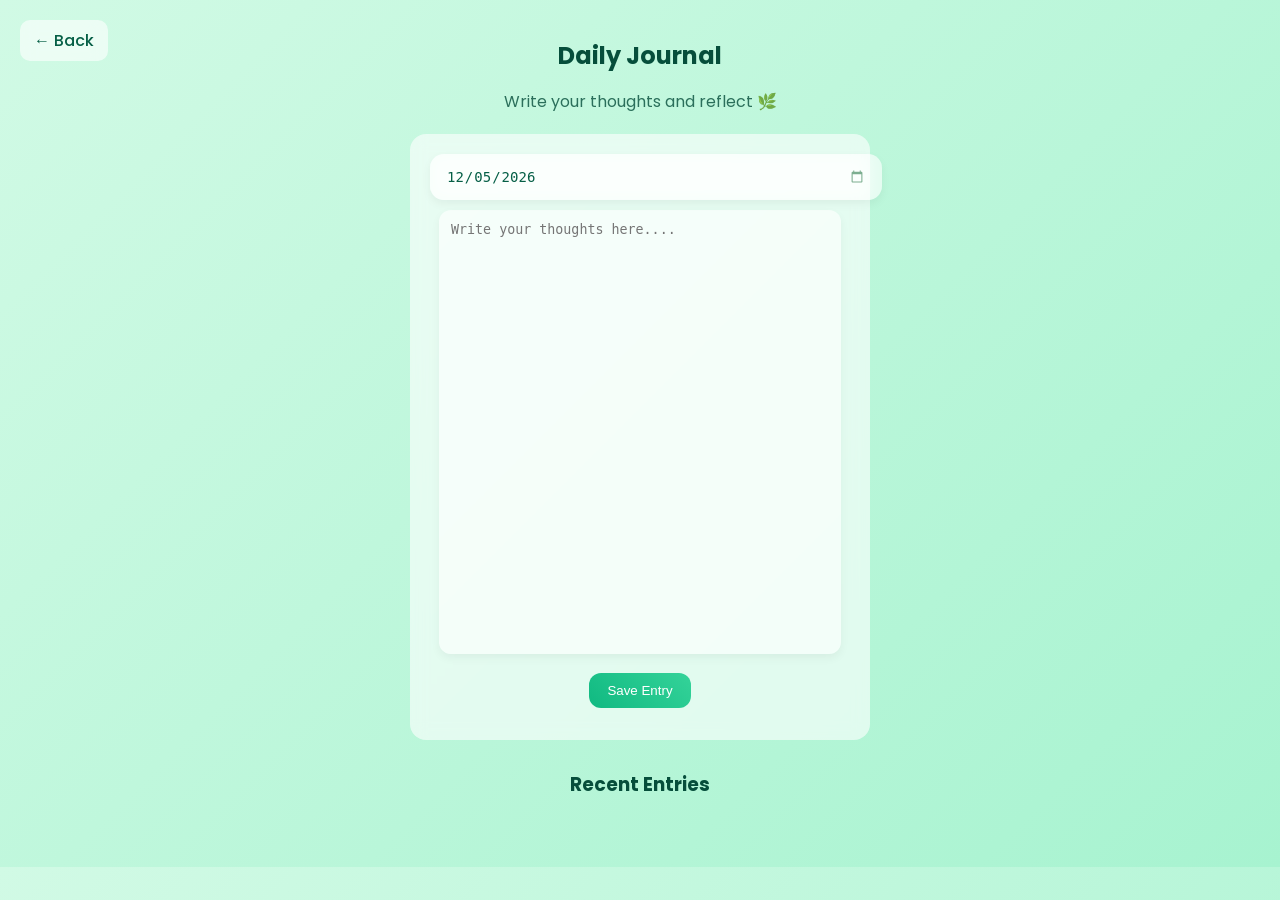
<file: journal.html>
<!doctype html>
<html lang="en">
  <head>
    <meta charset="UTF-8" />
    <title>Daily Journal</title>
    <link rel="stylesheet" href="style.css" />
  </head>
  <body>
    <a href="index.html" class="back-btn">← Back</a>

    <h2>Daily Journal</h2>
    <p class="subtitle">Write your thoughts and reflect 🌿</p>

    <div class="glass journal-box">
      <input type="date" id="journalDate" class="sleep-input" />

      <textarea
        id="journalText"
        placeholder="Write your thoughts here...."
      ></textarea>

      <button onclick="saveJournal()">Save Entry</button>
    </div>

    <h3>Recent Entries</h3>
    <div id="journalHistory" class="journal-history"></div>

    <script src="journal.js"></script>
    <script src="script.js"></script>
  </body>
</html>
</file>
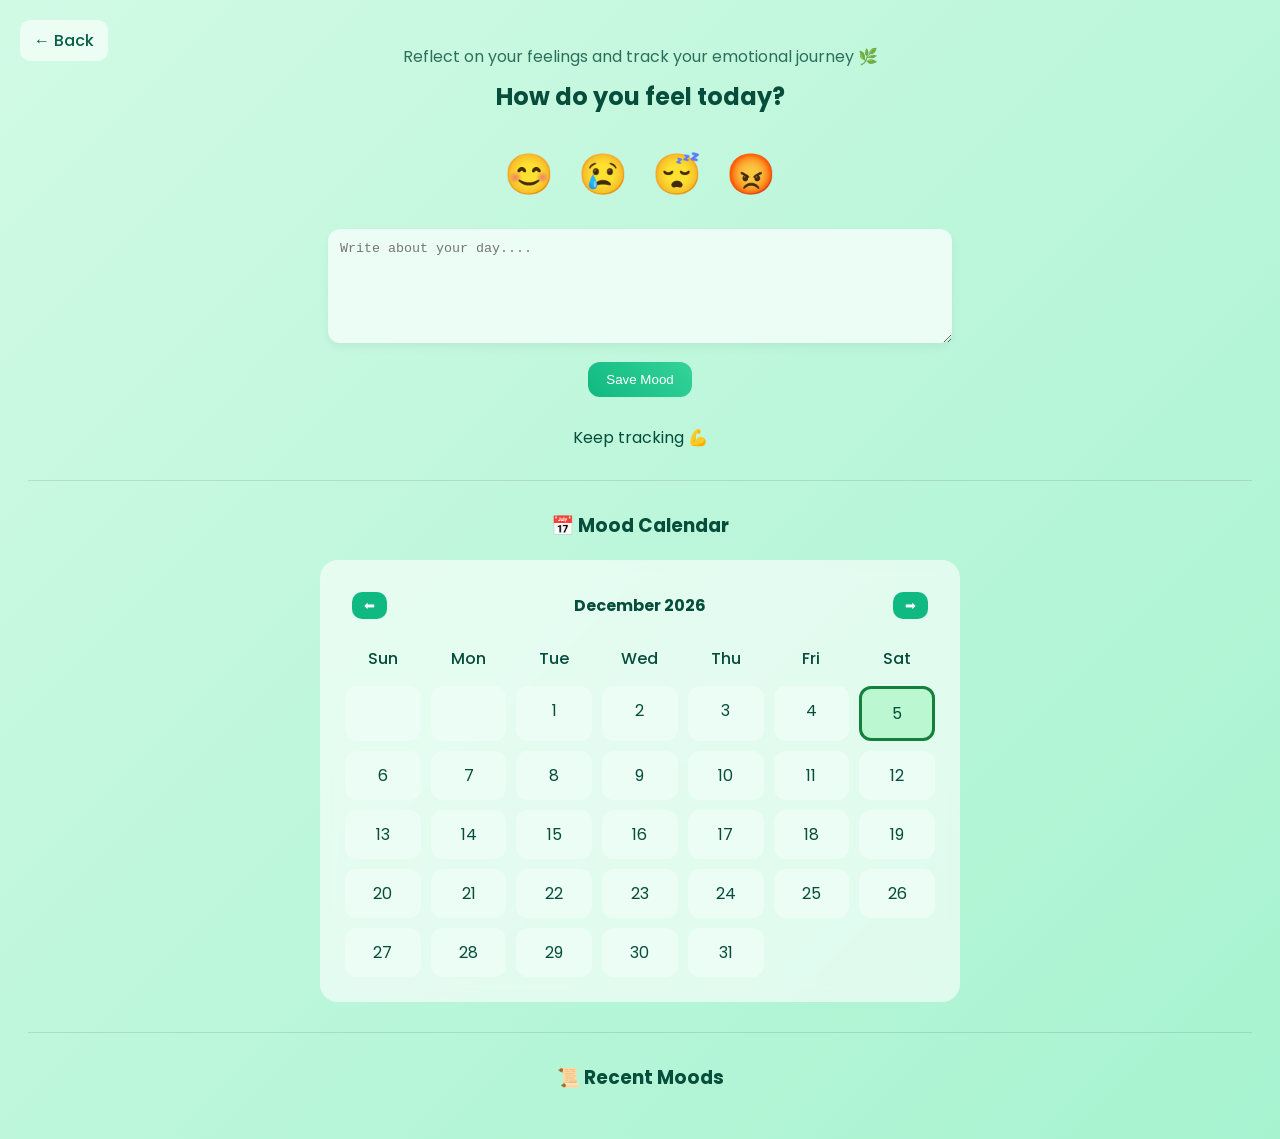
<file: mood.html>
<!doctype html>
<html lang="en">
  <head>
    <meta charset="UTF-8" />
    <title>Mood</title>
    <link rel="stylesheet" href="style.css" />
  </head>
  <body>
    <a href="index.html" class="back-btn">← Back</a>

    <p class="subtitle">
      Reflect on your feelings and track your emotional journey 🌿
    </p>

    <h2>How do you feel today?</h2>
    <h3 id="selectedDateText"></h3>
    <div class="emojis">
      <span onclick="selectMood('happy', this)">😊</span>
      <span onclick="selectMood('sad', this)">😢</span>
      <span onclick="selectMood('tired', this)">😴</span>
      <span onclick="selectMood('angry', this)">😡</span>
    </div>

    <textarea id="moodNote" placeholder="Write about your day...."></textarea>

    <br />

    <button onclick="saveMood()">Save Mood</button>

    <p id="todayMood"></p>
    <p id="moodMessage"></p>

    <hr />
    <h3>📅 Mood Calendar</h3>

    <div class="calendar">
      <div class="calendar-header">
        <button onclick="prevMonth()">⬅</button>
        <h4 id="monthYear"></h4>
        <button onclick="nextMonth()">➡</button>
      </div>

      <div class="calendar-days">
        <div>Sun</div>
        <div>Mon</div>
        <div>Tue</div>
        <div>Wed</div>
        <div>Thu</div>
        <div>Fri</div>
        <div>Sat</div>
      </div>

      <div id="calendarDates" class="calendar-dates"></div>
    </div>

    <hr />

    <h3>📜 Recent Moods</h3>
    <div id="moodHistory"></div>

    <div id="popup" class="popup">
      <div class="popup-content">
        <span class="close-btn" onclick="closePopup()">×</span>
        <h4 id="selected-date">Selected Day</h4>
        <p id="detailDate"></p>
        <p id="detailMood"></p>
        <div class="note-row">
          <p id="detailNote"></p>

          <img
            src="assets/edit.png"
            class="edit-icon"
            onclick="enableEditNote()"
          />
        </div>

        <textarea id="editNoteInput" style="display: none"></textarea>
        <button
          id="saveNoteBtn"
          style="display: none"
          onclick="saveEditedNote()"
        >
          Save
        </button>
      </div>
    </div>

    <script src="mood.js"></script>
    <script src="script.js"></script>

    <script>
      showTodayMood();
      loadMoodHistory();
      moodMessage();
      renderCalendar();
    </script>
  </body>
</html>
</file>
<file: style.css>
@import url("https://fonts.googleapis.com/css2?family=Poppins:wght@300;500;700&display=swap");
body {
  font-family: "Poppins", sans-serif;
  background: linear-gradient(135deg, #d1fae5, #a7f3d0);
  color: #064e3b;
  text-align: center;
  padding: 20px;
}
h1 {
  margin-bottom: 20px;
  font-weight: 700;
}

.streak {
  margin-bottom: 20px;
  font-size: 1.2rem;
  background: rgba(255, 255, 255, 0.6);
  padding: 12px;
  border-radius: 12px;
  backdrop-filter: blur(8px);
}

.container {
  display: flex;
  flex-wrap: wrap;
  justify-content: center;
  gap: 20px;
}
.card {
  width: 220px;
  padding: 25px;
  border-radius: 20px;
  text-decoration: none;
  color: #065f46;
  background: rgba(255, 255, 255, 0.5);
  backdrop-filter: blur(12px);
  border: 1px solid rgba(255, 255, 255, 0.6);
  transition: 0.3s;
}
.card:hover {
  transform: translateY(-8px) scale(1.05);
  background: rgba(255, 255, 255, 0.7);
}

input {
  padding: 10px;
  border-radius: 10px;
  border: none;
}

.back-btn {
  position: absolute;
  top: 20px;
  left: 20px;
  padding: 8px 14px;
  border-radius: 10px;
  background: rgba(255, 255, 255, 0.6);
  backdrop-filter: blur(8px);
  color: #065f46;
  text-decoration: none;
  font-weight: 500;
  transition: 0.2s;
}

.back-btn:hover {
  background: rgba(255, 255, 255, 0.9);
  transform: translateX(-3px);
}

#datePicker {
  padding: 10px;
  border-radius: 10px;
  border: none;
  background: #ecfdf5;
}
h3 {
  margin-top: 30px;
}

.subtitle {
  font-size: 1rem;
  margin-bottom: 10px;
  opacity: 0.8;
}
h2 {
  margin: 10px 0 15px;
}
.emojis {
  margin: 15px 0;
}
.emojis span {
  font-size: 2.5rem;
  margin: 10px;
  cursor: pointer;
  transition: 0.2s;
}
.emojis span.active {
  transform: scale(1.4);
  border-bottom: 3px solid #10b981;
}
.emojis span:hover {
  transform: scale(1.3);
}
textarea {
  width: 80%;
  max-width: 600px;
  height: 90px;
  border-radius: 12px;
  border: none;
  padding: 12px;
  margin-top: 10px;
  background: #ecfdf5;
  color: #065f46;
  box-shadow: 0 4px 10px rgba(0, 0, 0, 0.05);
}
button {
  padding: 10px 18px;
  border-radius: 12px;
  border: none;
  margin: 12px;
  cursor: pointer;
  font-weight: 500;
  background: linear-gradient(45deg, #10b981, #34d399);
  color: white;
  transition: 0.2s;
}
button:hover {
  transform: scale(1.05);
}
#todayMood,
#moodMessage {
  margin-top: 10px;
  font-size: 1rem;
}
hr {
  margin: 30px 0;
  border: none;
  height: 1px;
  background: rgba(0, 0, 0, 0.1);
}
.calendar {
  margin: 20px auto;
  max-width: 600px;
  padding: 20px;
  border-radius: 18px;
  background: rgba(255, 255, 255, 0.6);
  backdrop-filter: blur(10px);
}
.calendar-header {
  display: flex;
  justify-content: space-between;
  align-items: center;
}
.calendar-header h4 {
  margin: 0;
}
.calendar-header button {
  padding: 6px 12px;
  border-radius: 10px;
  background: #10b981;
}

.calendar-days {
  display: grid;
  grid-template-columns: repeat(7, 1fr);
  margin-top: 15px;
  font-weight: 500;
}

.calendar-dates {
  display: grid;
  grid-template-columns: repeat(7, 1fr);
  margin-top: 10px;
}

.calendar-dates div {
  padding: 12px;
  margin: 5px;
  border-radius: 12px;
  background: #ecfdf5;
  cursor: pointer;
  transition: all 0.2s ease;
}

.calendar-dates div:hover {
  transform: scale(1.08);
  background: #c3f2d3;
}
.happy {
  background: #93ffb9 !important;
}
.sad {
  background: #bfdbfe !important;
}
.tired {
  background: #ddd6fe !important;
}
.angry {
  background: #fecaca !important;
}
.selected-date {
  border: 3px solid #16a34a;
}
.today-date {
  border: 2px dashed #22c55e;
  background: #dcfce7;
}

.selected-date.today-date {
  border: 3px solid #15803d;
  background: #bbf7d0;
}
#moodHistory p {
  background: rgba(255, 255, 255, 0.5);
  padding: 8px;
  border-radius: 10px;
  margin: 6px auto;
  width: fit-content;
}
.popup {
  position: fixed;
  top: 0;
  left: 0;
  width: 100%;
  height: 100%;
  background: rgba(0, 0, 0, 0.4);
  display: none;
  justify-content: center;
  align-items: center;
}

.popup-content {
  background: #d1fae5;
  padding: 20px 30px;
  border-radius: 12px;
  text-align: center;
  width: 300px;
  animation: fadeIn 0.3s ease;
}
.close-btn {
  float: right;
  cursor: pointer;
  font-size: 20px;
}

@keyframes fadeIn {
  from {
    transform: scale(0.8);
    opacity: 0;
  }
  to {
    transform: scale(1);
    opacity: 1;
  }
}
.chart-box {
  width: 850px;
  height: 380px;
  margin: 20px auto;
}
.insights-container {
  position: relative;
  max-width: 500px;
  margin: 20px auto;
}

.trend-box {
  background: rgba(34, 197, 94, 0.15);
  border: 1px solid rgba(34, 197, 94, 0.15);
  padding: 15px;
  border-radius: 12px;
  text-align: center;
  font-weight: 600;
  margin-bottom: 15px;
}
.insights-row {
  display: flex;
  gap: 10px;
}
.insights-card {
  flex: 1;
  background: rgba(255, 255, 255, 0.6);
  padding: 15px;
  border-radius: 12px;
  text-align: center;
  backdrop-filter: blur(8px);
  font-weight: 600;
  transition: 0.2s;
}
.insights-card:hover {
  transform: translateY(-4px);
}

.streak-global {
  position: fixed;
  top: 20px;
  right: 20px;
  background: linear-gradient(135deg, #16a34a, #22c55e);
  color: white;
  padding: 14px 20px;
  border-radius: 25px;
  font-size: 18px;
  box-shadow: 0 8px 25px rgba(0, 0, 0, 0.25);
  font-weight: 600;
  z-index: 1000;
}
#moodScore {
  color: #15803d;
  font-size: 16px;
}
#mostMood {
  color: #166534;
  font-size: 16px;
}
.habit-container {
  max-width: 500px;
  margin: 20px auto;
}

.add-habit {
  display: flex;
  gap: 10px;
  margin-bottom: 15px;
}

.add-habit input {
  flex: 1;
  padding: 10px;
  border-radius: 10px;
  border: none;
}

.add-habit button {
  background: #22c55e;
  border: none;
  padding: 10px 15px;
  border-radius: 10px;
  color: white;
  cursor: pointer;
}

.habit-card {
  display: flex;
  align-items: center;
  gap: 12px;
  background: rgba(255, 255, 255, 0.6);
  padding: 12px;
  margin-bottom: 10px;
  border-radius: 12px;
  backdrop-filter: blur(6px);
}

.habit-card button {
  background: none;
  border: none;
  cursor: pointer;
  font-size: 16px;
}
.done-habit {
  text-decoration: line-through;
  color: #6b7280;
  opacity: 0.7;
}
.habit-checkbox {
  width: 18px;
  height: 18px;
  cursor: pointer;
  accent-color: #22c55e;
}
.habit-card span {
  flex: 1;
}
.progress-bar {
  width: 100%;
  height: 10px;
  background: #e5e7eb;
  border-radius: 10px;
  margin: 10px 0;
}
#progressFill {
  height: 100%;
  background: #22c55e;
  border-radius: 10px;
  width: 0%;
  transition: 0.3s;
}

small {
  font-size: 12px;
  color: #6b7280;
}
#smartMessage {
  color: #16a34a;
  font-weight: 500;
}
select {
  padding: 10px;
  border-radius: 10px;
  border: none;
}
.chart-row {
  display: flex;
  align-items: center;
  justify-content: center;
  gap: 40px;
  margin-top: 30px;
}
#habitDonut {
  width: 400px !important;
  height: 400px !important;
}
.custom-legend {
  display: flex;
  flex-direction: column;
  gap: 12px;
  font-size: 14px;
  color: #064e3b;
  margin-top: 10px;
}
.legend-item {
  display: flex;
  align-items: center;
  gap: 10px;
  font-size: 15px;
  color: #064e3b;
  justify-content: space-between;
  width: 140px;
}
.legend-color {
  width: 14px;
  height: 14px;
  border-radius: 4px;
}
.best-streak {
  position: absolute;
  top: 20px;
  right: 20px;
  background: rgba(34, 197, 94, 0.15);
  padding: 10px 15px;
  border-radius: 12px;
  backdrop-filter: blur(6px);
  font-weight: 500;
}
.glass {
  background: rgba(255, 255, 255, 0.6);
  backdrop-filter: blur(8px);
  border-radius: 16px;
  padding: 20px;
  margin: 20px auto;
  max-width: 420px;
}
.sleep-container button {
  background: #22c55e;
  border: none;
  padding: 10px;
  border-radius: 10px;
  color: white;
  cursor: pointer;
  margin-top: 10px;
}
.sleep-input {
  width: 100%;
  padding: 14px 16px;
  border-radius: 14px;
  border: none;
  outline: none;
  background: rgba(255, 255, 255, 0.6);
  backdrop-filter: blur(8px);
  font-size: 14px;
  color: #065f46;
  box-shadow: 0 4px 10px rgba(0, 0, 0, 0.05);
  transition: all 0.2s ease;
}

.sleep-input:focus {
  box-shadow: 0 0 0 2px #22c55e;
  background: rgba(255, 255, 255, 0.8);
}

.sleep-input::-webkit-calendar-picker-indicator {
  opacity: 0.6;
  cursor: pointer;
  filter: invert(35%) sepia(60%) saturate(400%) hue-rotate(90deg);
}

.input-group {
  margin-bottom: 10px;
}
.sleep-history {
  max-width: 420px;
  margin: 10px auto;
}

.history-card {
  background: rgba(255, 255, 255, 0.5);
  padding: 10px;
  margin-top: 8px;
  border-radius: 10px;
}
.goal-box {
  margin: 15px 0;
  text-align: center;
}
.goal-box input {
  padding: 8px;
  border-radius: 10px;
  border: none;
  margin-right: 5px;
}
.goal-progress {
  width: 100%;
  height: 10px;
  background: rgba(209, 206, 206, 0.349);
  border-radius: 10px;
  overflow: hidden;
  margin: 10px 0;
}

#goalBar {
  height: 100%;
  width: 0%;
  background: #22c55e;
  transition: width 0.2s ease;
}

.footer {
  text-align: center;
  margin-top: 10px;
  padding: 15px;
  font-size: 14px;
  color: #066046;
  opacity: 0.8;
}
.dashboard {
  display: flex;
  gap: 15px;
  justify-content: center;
  margin: 20px;
  flex-wrap: wrap;
}

.dash-card {
  background: rgba(255, 255, 255, 0.6);
  backdrop-filter: blur(8px);
  padding: 15px;
  margin-top: 50px;
  border-radius: 14px;
  width: 120px;
  text-align: center;
  box-shadow: 0 4px 10px rgba(0, 0, 0, 0.05);
}
.chart-title {
  text-align: center;
  margin-bottom: 10px;
  color: #065f46;
  font-weight: 600;
}
.theme-btn {
  position: fixed;
  top: 15px;
  left: 15px;
  background: transparent !important;
  border: none !important;
  outline: none !important;
  box-shadow: none !important;
  padding: 0 !important;
  margin: 0 !important;
  appearance: none;
  -webkit-appearance: none;
  cursor: pointer;
  position: absolute;
}
.theme-btn img {
  width: 55px;
  height: 55px;
  display: block;
  background: transparent !important;
  border-radius: 0 !important;
  box-shadow: none !important;
}
.warning {
  text-align: center;
  color: #b91c1c;
  margin-top: 10px;
}

body.dark {
  background: linear-gradient(135deg, #1a1e29, #2e2a3b, #4b3b59);
  color: #ede6d8;
}

body.dark h1,
body.dark h2,
body.dark h3,
body.dark h4 {
  color: #ede6d8;
}

body.dark p,
body.dark span,
body.dark small,
body.dark label {
  color: #c2b180;
}

body.dark .card,
body.dark .habit-card,
body.dark .calendar,
body.dark .glass,
body.dark .dash-card,
body.dark .insights-card,
body.dark .history-card {
  background: rgba(46, 42, 59, 0.65);
  color: #ede6d8;
  border: 1px solid rgba(194, 177, 128, 0.15);
}
body.dark .popup-content {
  background: #4b3b59 !important;
  color: #ede6d8 !important;
  border: 1px solid #4b3b59;
  backdrop-filter: none !important;
}
body.dark .card:hover {
  background: rgba(75, 59, 89, 0.7);
}

body.dark input,
body.dark select,
body.dark .sleep-input {
  background: rgba(26, 30, 41, 0.6);
  color: #ede6d8;
  border: 1px solid rgba(194, 177, 128, 0.2);
}
body.dark textarea {
  background: rgba(26, 30, 41, 0.8) !important;
  color: #ede6d8 !important;
  border: 1px solid rgba(194, 177, 128, 0.2);
}
body.dark button {
  background: #7a6c8c;
  color: #ede6d8;
}

body.dark button:hover {
  background: #4b3b59;
}

body.dark .back-btn {
  background: rgba(46, 42, 59, 0.6);
  color: #ede6d8;
}

body.dark hr {
  background: rgba(194, 177, 128, 0.2);
}

body.dark .streak,
body.dark .best-streak {
  background: rgba(46, 42, 59, 0.6);
  color: #ede6d8;
}

body.dark .streak-global {
  background: linear-gradient(135deg, #7a6c8c, #4b3b59);
  color: #ede6d8;
}

body.dark .progress-bar {
  background: rgba(194, 177, 128, 0.15);
}

body.dark #progressFill {
  background: #a89fb5;
}

body.dark .footer {
  color: #c2b180;
  opacity: 0.8;
}

body.dark canvas {
  filter: brightness(0.9);
}

body.dark .done-habit {
  color: #c2b180;
  opacity: 0.8;
  text-decoration: line-through;
}

body.dark .habit-checkbox {
  width: 18px;
  height: 18px;
  accent-color: #a89fb5;
  cursor: pointer;
}

body.dark .calendar-dates div {
  background: rgba(26, 30, 41, 0.7);
  color: #ede6d8;
  border: 1px solid rgba(194, 177, 128, 0.18);
  position: relative;
}

body.dark .calendar-dates div:hover {
  background: rgba(122, 108, 140, 0.75);
  transform: scale(1.03);
  transition: 0.2s;
}

body.dark .happy {
  background: rgba(168, 159, 181, 0.55) !important;
  color: #ede6d8;
  border: 1px solid rgba(237, 230, 216, 0.2);
}

body.dark .sad {
  background: rgba(122, 108, 140, 0.55) !important;
  color: #ede6d8;
}

body.dark .tired {
  background: rgba(75, 59, 89, 0.55) !important;
  color: #ede6d8;
}

body.dark .angry {
  background: rgba(46, 42, 59, 0.7) !important;
  color: #ede6d8;
}

body.dark .selected-date {
  border: 2px solid #ede6d8;
  background: rgba(122, 108, 140, 0.5);
}

body.dark .today-date {
  border: 1px dashed #c2b180;
  background: rgba(75, 59, 89, 0.5);
}

body.dark .custom-legend,
body.dark .legend-item {
  color: #ede6d8;
}

body.dark .legend-color {
  border: 1px solid rgba(194, 177, 128, 0.3);
}

body.dark #weeklyStats,
body.dark #smartMessage,
body.dark .subtitle {
  color: #c2b180;
}
body.dark #moodHistory p {
  background: rgba(46, 42, 59, 0.75);
  color: #ede6d8;
  padding: 10px;
  border-radius: 10px;
  margin: 6px auto;
  width: fit-content;
  border: 1px solid rgba(194, 177, 128, 0.2);
}

body.dark #moodHistory {
  color: #ede6d8;
}
body.dark .calendar-dates div.today-date {
  border: 3px dashed #ffffff !important;
  background: rgba(122, 108, 140, 0.7) !important;
  color: #ffffff !important;
  font-weight: 700;
}

body.dark .calendar-dates div.selected-date {
  border: 3px solid #ffffff !important;
  color: #ffffff !important;
  font-weight: 700;
}

body.dark .calendar-dates div.selected-date.today-date {
  border: 3px solid #ffffff !important;
  background: rgba(75, 59, 89, 0.95) !important;
  color: #ffffff !important;
}
.privacy-note {
  text-align: center;
  font-size: 12px;
  margin: 20px auto;
  margin-top: 95px;
  padding: 8px 12px;
  width: fit-content;
  border-radius: 10px;
  background: rgba(255, 255, 255, 0.5);
  backdrop-filter: blur(6px);
  opacity: 0.7;
  color: #065f46;
}

body.dark .privacy-note {
  background: rgba(255, 255, 255, 0.08);
  color: #c2b180;
}

.note-row {
  position: relative;
  text-align: center;
  margin-top: 10px;
}

#detailNote {
  display: block;
  text-align: center;
  margin: 0 auto;
}

.edit-icon {
  position: absolute;
  right: 10px;
  top: 50%;
  transform: translateY(-50%);
  width: 18px;
  height: 18px;
  cursor: pointer;
  opacity: 0.7;
  transition: 0.2s;
}

.edit-icon:hover {
  opacity: 1;
  transform: translateY(-50%) scale(1.15);
}

body.dark .edit-icon {
  filter: invert(1) brightness(1.5);
}

.journal-box textarea {
  width: 90%;
  height: 420px;
  margin-top: 10px;
  border-radius: 12px;
  border: none;
  padding: 12px;
  resize: none;
  background: rgba(255, 255, 255, 0.6);
  color: #065f46;
  box-shadow: 0 4px 10px rgba(0, 0, 0, 0.05);
}

.journal-history {
  max-width: 1000px;
  display: grid;
  grid-template-columns: repeat(auto-fit, minmax(260px, 1fr));
  gap: 15px;
  margin: 20px auto;
}

.journal-history .history-card {
  background: rgba(255, 255, 255, 0.5);
  padding: 14px;
  border-radius: 12px;
  backdrop-filter: blur(6px);
  text-align: left;
  display: flex;
  flex-direction: column;
}

.journal-history .card-header {
  display: flex;
  justify-content: space-between;
  align-items: center;
}

.journal-history .card-actions {
  display: flex;
  align-items: center;
  gap: 8px;
}

.journal-history .card-actions .edit-icon,
.journal-history .card-actions .delete-icon {
  position: static !important;
  top: auto !important;
  right: auto !important;
  transform: none !important;
}

.journal-history .card-actions .edit-icon {
  order: 1;
}

.journal-history .card-actions .delete-icon {
  order: 2;
}

.journal-history .card-actions img {
  width: 18px;
  height: 18px;
  cursor: pointer;
  opacity: 0.75;
  transition: 0.2s;
}

.journal-history .card-actions img:hover {
  opacity: 1;
  transform: scale(1.12);
}

.journal-history .history-text {
  font-size: 14px;
  margin-top: 8px;
  line-height: 1.5;
  display: -webkit-box;
  -webkit-line-clamp: 3;
  -webkit-box-orient: vertical;
  overflow: hidden;
  word-break: break-word;
  pointer-events: none;
}

.journal-history .read-more {
  font-size: 13px;
  color: #16a34a;
  cursor: pointer;
  margin-top: 6px;
  display: inline-block;
  pointer-events: auto;
  z-index: 2;
}

.journal-history .edit-area {
  width: 100%;
  min-height: 100px;
  max-height: 180px;
  margin-top: 8px;
  border-radius: 10px;
  padding: 10px;
  border: none;
  resize: none;
  font-size: 13px;
  line-height: 1.4;
  box-sizing: border-box;
  overflow-y: auto;
  scrollbar-width: none;
}

.journal-history .edit-area::-webkit-scrollbar {
  display: none;
}

.journal-history .edit-actions {
  display: flex;
  gap: 10px;
  margin-top: 8px;
}

.journal-history .edit-actions button {
  padding: 6px 12px;
  border-radius: 8px;
  border: none;
  cursor: pointer;
  color: white;
}

.journal-history .edit-actions button:first-child {
  background: #22c55e;
}

.journal-history .edit-actions button:last-child {
  background: #ef4444;
}

body.dark .journal-box textarea {
  background: rgba(26, 30, 41, 0.85);
  color: #ede6d8;
}

body.dark .journal-history .history-card {
  background: rgba(46, 42, 59, 0.75);
  color: #ede6d8;
  border: 1px solid rgba(194, 177, 128, 0.15);
}

body.dark .journal-history .card-actions img {
  filter: invert(1) brightness(1.4);
}

body.dark .journal-history .read-more {
  color: #c2b180;
}

body.dark .journal-history .edit-area {
  background: rgba(26, 30, 41, 0.8);
  color: #ede6d8;
}

body.dark textarea::placeholder {
  color: #c2b180;
}
</file>
